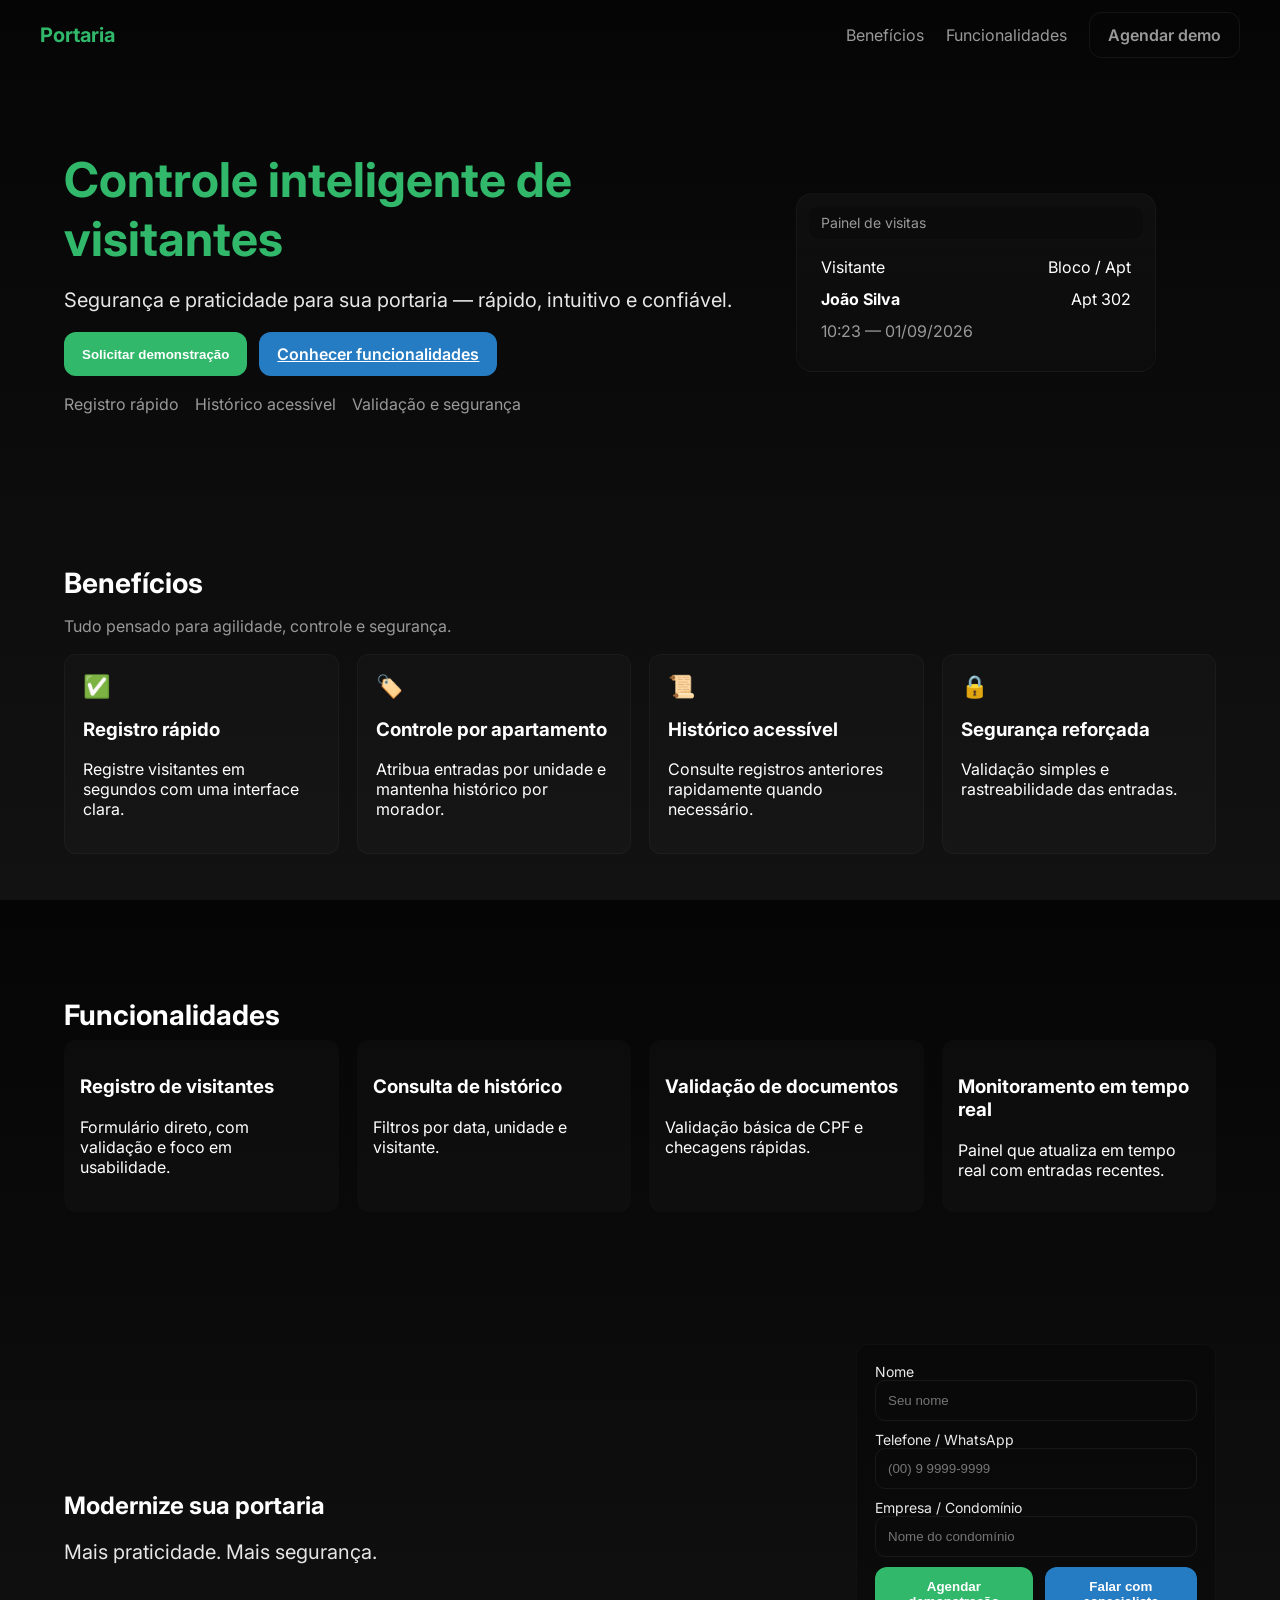
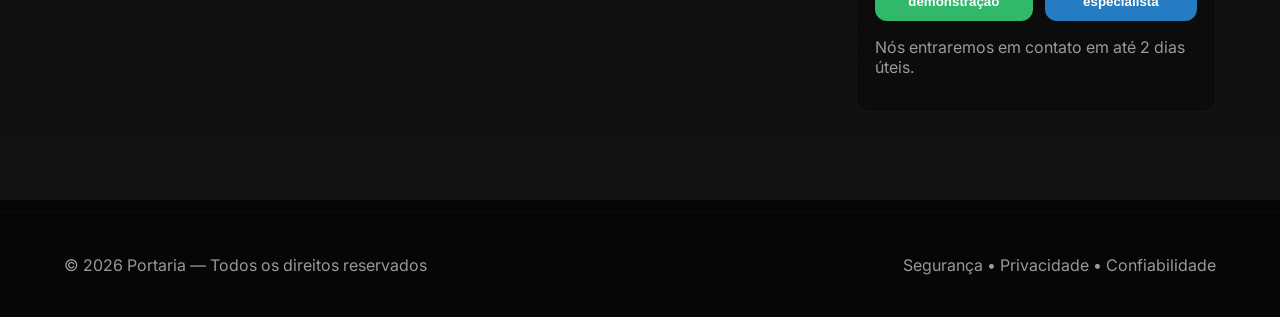
<file: index.html>
<!doctype html>
<html lang="pt-BR">
<head>
  <meta charset="utf-8" />
  <meta name="viewport" content="width=device-width, initial-scale=1" />
  <title>Controle inteligente de visitantes</title>
  <link href="https://fonts.googleapis.com/css2?family=Inter:wght@300;600;700;800&family=Roboto:wght@300;500;700&display=swap" rel="stylesheet">
  <link rel="stylesheet" href="styles.css">
</head>
<body>
  <header class="site-header">
    <div class="container header-inner">
      <div class="brand">Portaria</div>
      <nav class="nav">
        <a href="#benefits">Benefícios</a>
        <a href="#features">Funcionalidades</a>
        <a href="#contact" class="btn btn-ghost">Agendar demo</a>
      </nav>
    </div>
  </header>

  <main>
    <section class="hero">
      <div class="container hero-grid">
        <div class="hero-content">
          <h1>Controle inteligente de visitantes</h1>
          <p class="lead">Segurança e praticidade para sua portaria — rápido, intuitivo e confiável.</p>
          <div class="hero-ctas">
            <button class="btn btn-primary" id="demoBtn">Solicitar demonstração</button>
            <a href="#features" class="btn btn-secondary">Conhecer funcionalidades</a>
          </div>
          <ul class="hero-list">
            <li>Registro rápido</li>
            <li>Histórico acessível</li>
            <li>Validação e segurança</li>
          </ul>
        </div>
        <div class="hero-visual" aria-hidden="true">
          <div class="card-mock">
            <div class="card-header">Painel de visitas</div>
            <div class="card-body">
              <div class="row"><span>Visitante</span><span>Bloco / Apt</span></div>
              <div class="row"><strong>João Silva</strong><span>Apt 302</span></div>
              <div class="row muted">10:23 — 01/09/2026</div>
            </div>
          </div>
        </div>
      </div>
    </section>

    <section id="benefits" class="section dark-section">
      <div class="container">
        <h2 class="section-title">Benefícios</h2>
        <p class="section-sub">Tudo pensado para agilidade, controle e segurança.</p>
        <div class="grid cards">
          <article class="card">
            <div class="icon">✅</div>
            <h3>Registro rápido</h3>
            <p>Registre visitantes em segundos com uma interface clara.</p>
          </article>
          <article class="card">
            <div class="icon">🏷️</div>
            <h3>Controle por apartamento</h3>
            <p>Atribua entradas por unidade e mantenha histórico por morador.</p>
          </article>
          <article class="card">
            <div class="icon">📜</div>
            <h3>Histórico acessível</h3>
            <p>Consulte registros anteriores rapidamente quando necessário.</p>
          </article>
          <article class="card">
            <div class="icon">🔒</div>
            <h3>Segurança reforçada</h3>
            <p>Validação simples e rastreabilidade das entradas.</p>
          </article>
        </div>
      </div>
    </section>

    <section id="features" class="section">
      <div class="container">
        <h2 class="section-title">Funcionalidades</h2>
        <div class="grid features-grid">
          <div class="feature">
            <h3>Registro de visitantes</h3>
            <p>Formulário direto, com validação e foco em usabilidade.</p>
          </div>
          <div class="feature">
            <h3>Consulta de histórico</h3>
            <p>Filtros por data, unidade e visitante.</p>
          </div>
          <div class="feature">
            <h3>Validação de documentos</h3>
            <p>Validação básica de CPF e checagens rápidas.</p>
          </div>
          <div class="feature">
            <h3>Monitoramento em tempo real</h3>
            <p>Painel que atualiza em tempo real com entradas recentes.</p>
          </div>
        </div>
      </div>
    </section>

    <section id="contact" class="section cta-section dark-section">
      <div class="container cta-grid">
        <div>
          <h2>Modernize sua portaria</h2>
          <p class="lead">Mais praticidade. Mais segurança.</p>
        </div>
        <form id="demoForm" class="demo-form" aria-label="Formulário de agendamento">
          <label>
            Nome
            <input type="text" name="name" required placeholder="Seu nome">
          </label>
          <label>
            Telefone / WhatsApp
            <input type="tel" name="tel" required placeholder="(00) 9 9999-9999">
          </label>
          <label>
            Empresa / Condomínio
            <input type="text" name="company" placeholder="Nome do condomínio">
          </label>
          <div class="form-actions">
            <button type="submit" class="btn btn-primary">Agendar demonstração</button>
            <button type="button" class="btn btn-secondary" id="contactSales">Falar com especialista</button>
          </div>
          <p class="muted">Nós entraremos em contato em até 2 dias úteis.</p>
        </form>
      </div>
    </section>
  </main>

  <footer class="site-footer">
    <div class="container footer-inner">
      <div>© 2026 Portaria — Todos os direitos reservados</div>
      <div class="muted">Segurança • Privacidade • Confiabilidade</div>
    </div>
  </footer>

  <script src="script.js"></script>
</body>
</html>
</file>
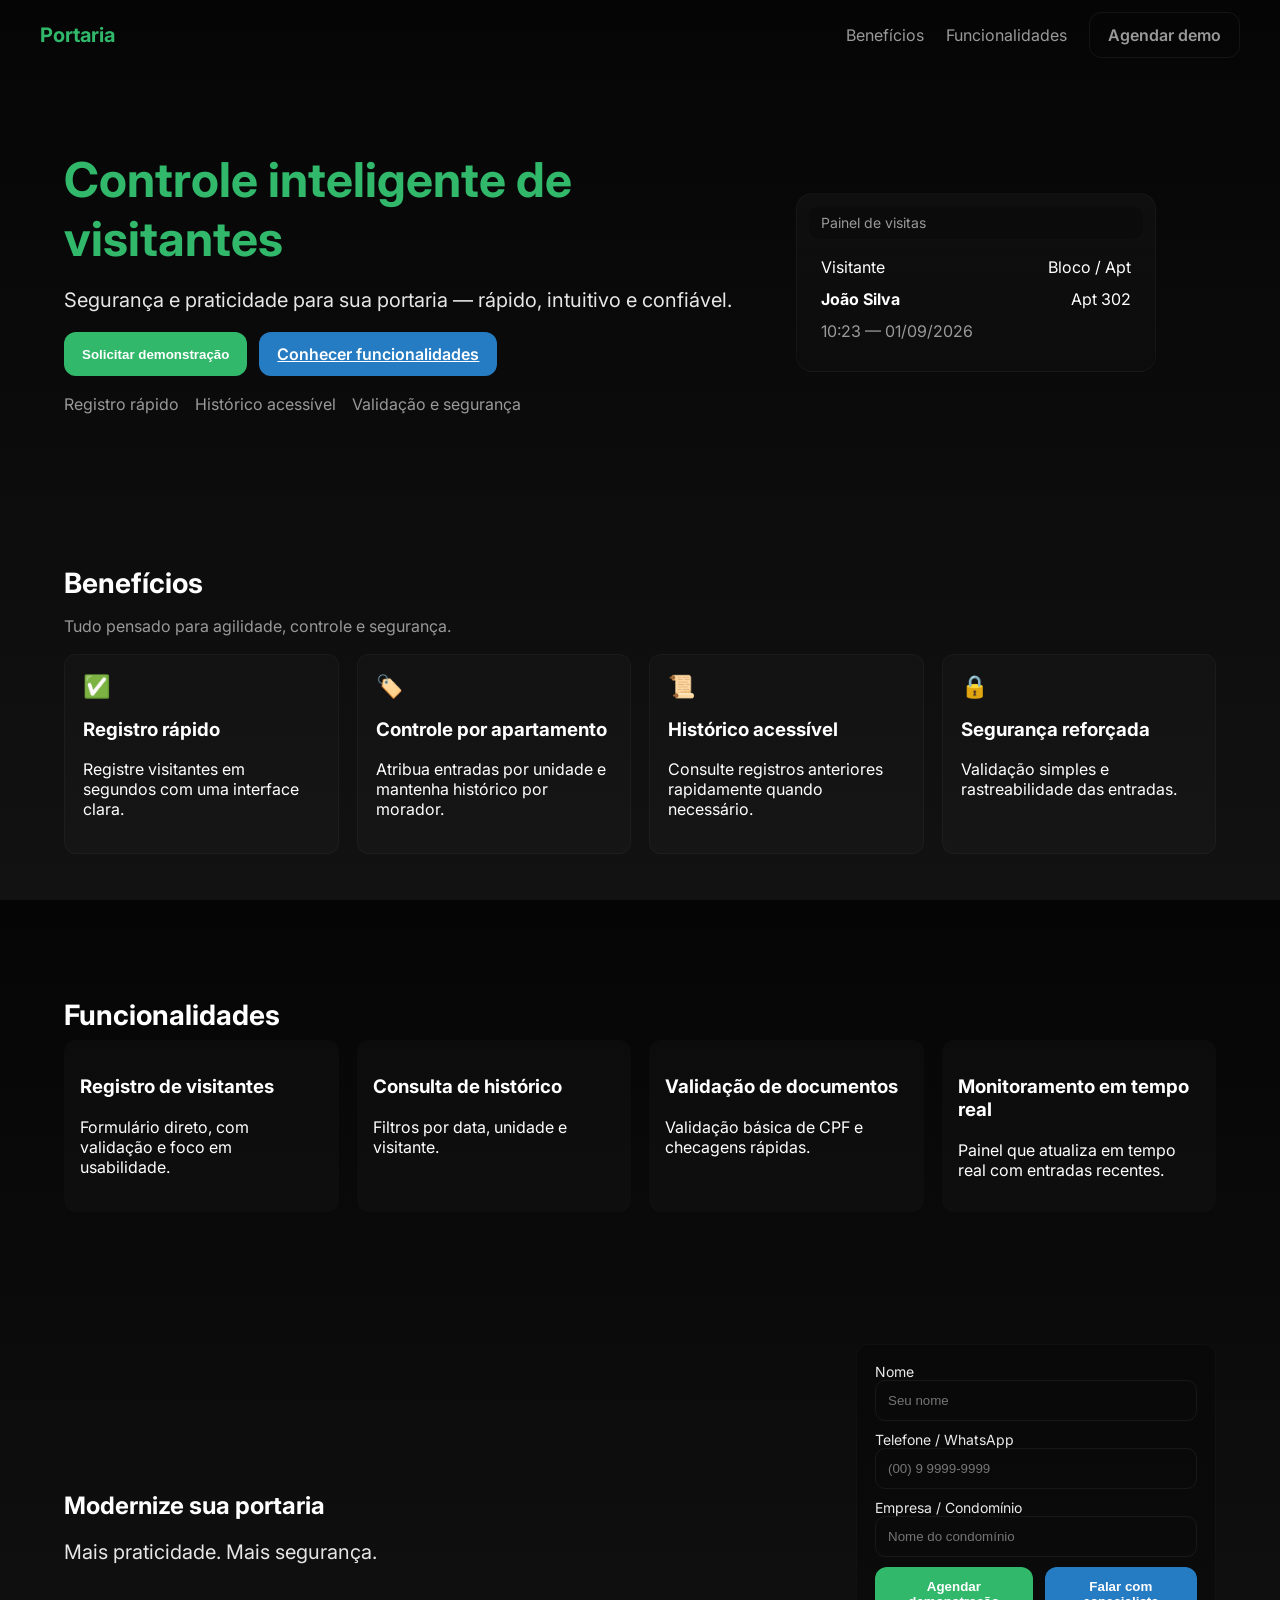
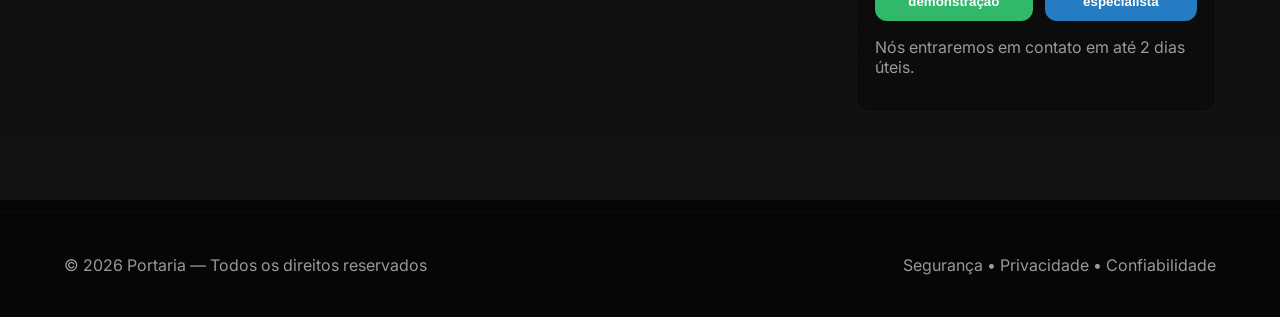
<file: Frontend/index.html>
<!doctype html>
<html lang="pt-BR">
<head>
  <meta charset="utf-8" />
  <meta name="viewport" content="width=device-width, initial-scale=1" />
  <meta name="description" content="Sistema de controle inteligente de visitantes para condomínios. Registro rápido, histórico acessível, validação de documentos e monitoramento em tempo real." />
  <meta name="keywords" content="portaria, controle de visitantes, segurança, condomínio, registro de acessos" />
  <meta name="author" content="Portaria Inteligente" />
  <meta name="robots" content="index, follow, max-snippet:-1, max-image-preview:large, max-video-preview:-1" />
  <meta name="theme-color" content="#1a1a1a" />
  <link rel="canonical" href="https://grasiele1919-droid.github.io/pages/" />
  
  <!-- Open Graph (redes sociais e bots) -->
  <meta property="og:type" content="website" />
  <meta property="og:title" content="Portaria - Controle Inteligente de Visitantes" />
  <meta property="og:description" content="Sistema seguro e prático para gestão de visitantes em condomínios. Agilize sua portaria com tecnologia inteligente." />
  <meta property="og:url" content="https://grasiele1919-droid.github.io/pages/" />
  <meta property="og:image" content="https://grasiele1919-droid.github.io/pages/og-image.png" />
  <meta property="og:image:alt" content="Dashboard de Controle de Visitantes Portaria" />
  <meta property="og:locale" content="pt_BR" />
  
  <!-- Twitter Card -->
  <meta name="twitter:card" content="summary_large_image" />
  <meta name="twitter:title" content="Portaria - Controle Inteligente de Visitantes" />
  <meta name="twitter:description" content="Sistema seguro e prático para gestão de visitantes em condomínios." />
  <meta name="twitter:image" content="https://grasiele1919-droid.github.io/pages/og-image.png" />
  
  <title>Portaria - Controle Inteligente de Visitantes</title>
  <link href="https://fonts.googleapis.com/css2?family=Inter:wght@300;600;700;800&family=Roboto:wght@300;500;700&display=swap" rel="stylesheet">
  <link rel="stylesheet" href="styles.css">
  
  <!-- Schema.org Structured Data (JSON-LD) -->
  <script type="application/ld+json">
  {
    "@context": "https://schema.org",
    "@type": "Organization",
    "name": "Portaria",
    "url": "https://grasiele1919-droid.github.io/pages/",
    "logo": "https://grasiele1919-droid.github.io/pages/logo.png",
    "description": "Sistema de controle inteligente de visitantes para condomínios",
    "sameAs": [],
    "contactPoint": {
      "@type": "ContactPoint",
      "contactType": "Sales",
      "availableLanguage": "pt-BR"
    }
  }
  </script>
  
  <script type="application/ld+json">
  {
    "@context": "https://schema.org",
    "@type": "SoftwareApplication",
    "name": "Portaria - Controle de Visitantes",
    "description": "Sistema de controle inteligente de visitantes para condomínios com registro rápido, histórico acessível e validação de segurança",
    "url": "https://grasiele1919-droid.github.io/pages/",
    "applicationCategory": "BusinessApplication",
    "operatingSystem": "Web Browser",
    "inLanguage": "pt-BR",
    "offers": {
      "@type": "Offer",
      "priceCurrency": "BRL",
      "price": "0",
      "description": "Demonstração gratuita disponível"
    }
  }
  </script>
</head>
<body>
  <header class="site-header">
    <div class="container header-inner">
      <div class="brand">Portaria</div>
      <nav class="nav">
        <a href="#benefits">Benefícios</a>
        <a href="#features">Funcionalidades</a>
        <a href="#contact" class="btn btn-ghost">Agendar demo</a>
      </nav>
    </div>
  </header>

  <main>
    <section class="hero">
      <div class="container hero-grid">
        <div class="hero-content">
          <h1>Controle inteligente de visitantes</h1>
          <p class="lead">Segurança e praticidade para sua portaria — rápido, intuitivo e confiável.</p>
          <div class="hero-ctas">
            <button class="btn btn-primary" id="demoBtn">Solicitar demonstração</button>
            <a href="#features" class="btn btn-secondary">Conhecer funcionalidades</a>
          </div>
          <ul class="hero-list">
            <li>Registro rápido</li>
            <li>Histórico acessível</li>
            <li>Validação e segurança</li>
          </ul>
        </div>
        <div class="hero-visual" aria-hidden="true">
          <div class="card-mock">
            <div class="card-header">Painel de visitas</div>
            <div class="card-body">
              <div class="row"><span>Visitante</span><span>Bloco / Apt</span></div>
              <div class="row"><strong>João Silva</strong><span>Apt 302</span></div>
              <div class="row muted">10:23 — 01/09/2026</div>
            </div>
          </div>
        </div>
      </div>
    </section>

    <section id="benefits" class="section dark-section">
      <div class="container">
        <h2 class="section-title">Benefícios</h2>
        <p class="section-sub">Tudo pensado para agilidade, controle e segurança.</p>
        <div class="grid cards">
          <article class="card">
            <div class="icon">✅</div>
            <h3>Registro rápido</h3>
            <p>Registre visitantes em segundos com uma interface clara.</p>
          </article>
          <article class="card">
            <div class="icon">🏷️</div>
            <h3>Controle por apartamento</h3>
            <p>Atribua entradas por unidade e mantenha histórico por morador.</p>
          </article>
          <article class="card">
            <div class="icon">📜</div>
            <h3>Histórico acessível</h3>
            <p>Consulte registros anteriores rapidamente quando necessário.</p>
          </article>
          <article class="card">
            <div class="icon">🔒</div>
            <h3>Segurança reforçada</h3>
            <p>Validação simples e rastreabilidade das entradas.</p>
          </article>
        </div>
      </div>
    </section>

    <section id="features" class="section">
      <div class="container">
        <h2 class="section-title">Funcionalidades</h2>
        <div class="grid features-grid">
          <div class="feature">
            <h3>Registro de visitantes</h3>
            <p>Formulário direto, com validação e foco em usabilidade.</p>
          </div>
          <div class="feature">
            <h3>Consulta de histórico</h3>
            <p>Filtros por data, unidade e visitante.</p>
          </div>
          <div class="feature">
            <h3>Validação de documentos</h3>
            <p>Validação básica de CPF e checagens rápidas.</p>
          </div>
          <div class="feature">
            <h3>Monitoramento em tempo real</h3>
            <p>Painel que atualiza em tempo real com entradas recentes.</p>
          </div>
        </div>
      </div>
    </section>

    <section id="contact" class="section cta-section dark-section">
      <div class="container cta-grid">
        <div>
          <h2>Modernize sua portaria</h2>
          <p class="lead">Mais praticidade. Mais segurança.</p>
        </div>
        <form id="demoForm" class="demo-form" aria-label="Formulário de agendamento">
          <label>
            Nome
            <input type="text" name="name" required placeholder="Seu nome">
          </label>
          <label>
            Telefone / WhatsApp
            <input type="tel" name="tel" required placeholder="(00) 9 9999-9999">
          </label>
          <label>
            Empresa / Condomínio
            <input type="text" name="company" placeholder="Nome do condomínio">
          </label>
          <div class="form-actions">
            <button type="submit" class="btn btn-primary">Agendar demonstração</button>
            <button type="button" class="btn btn-secondary" id="contactSales">Falar com especialista</button>
          </div>
          <p class="muted">Nós entraremos em contato em até 2 dias úteis.</p>
        </form>
      </div>
    </section>
  </main>

  <footer class="site-footer">
    <div class="container footer-inner">
      <div>© 2026 Portaria — Todos os direitos reservados</div>
      <div class="muted">Segurança • Privacidade • Confiabilidade</div>
    </div>
  </footer>

  <script src="script.js"></script>
</body>
</html>
</file>
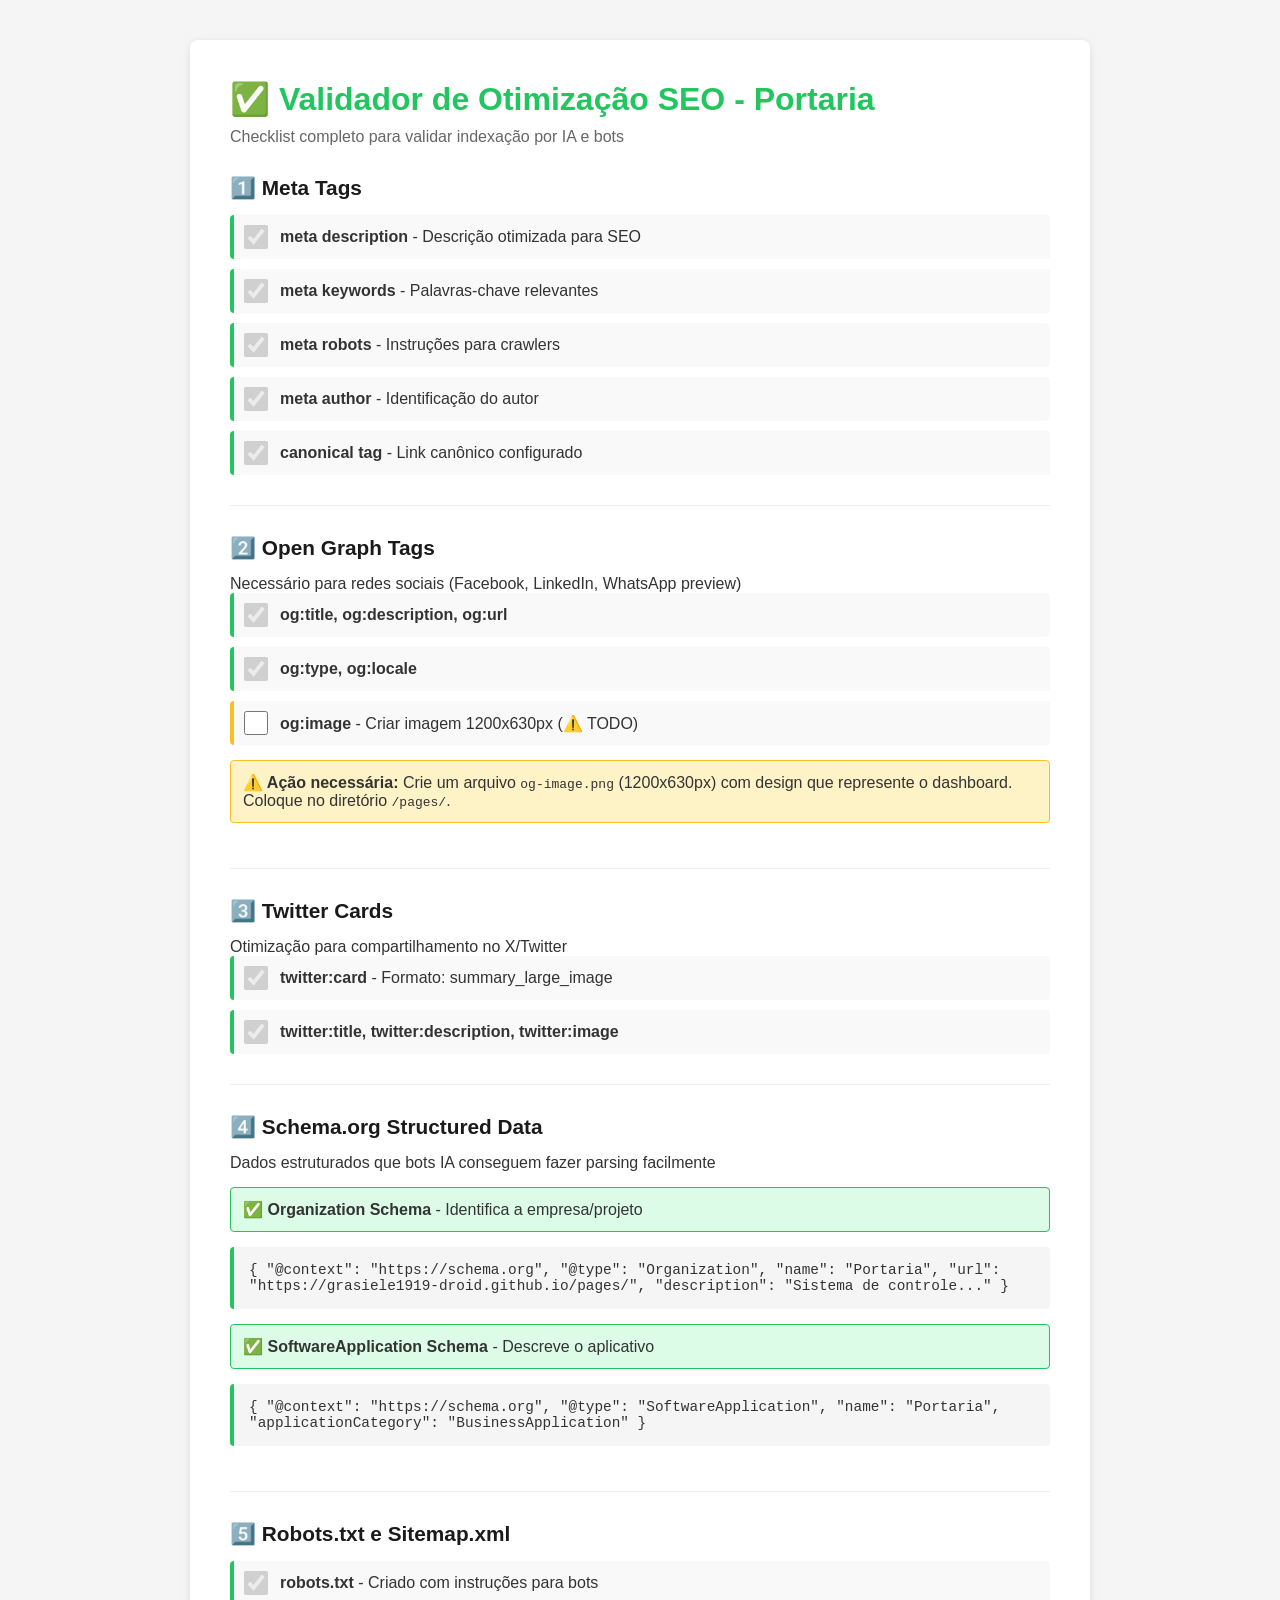
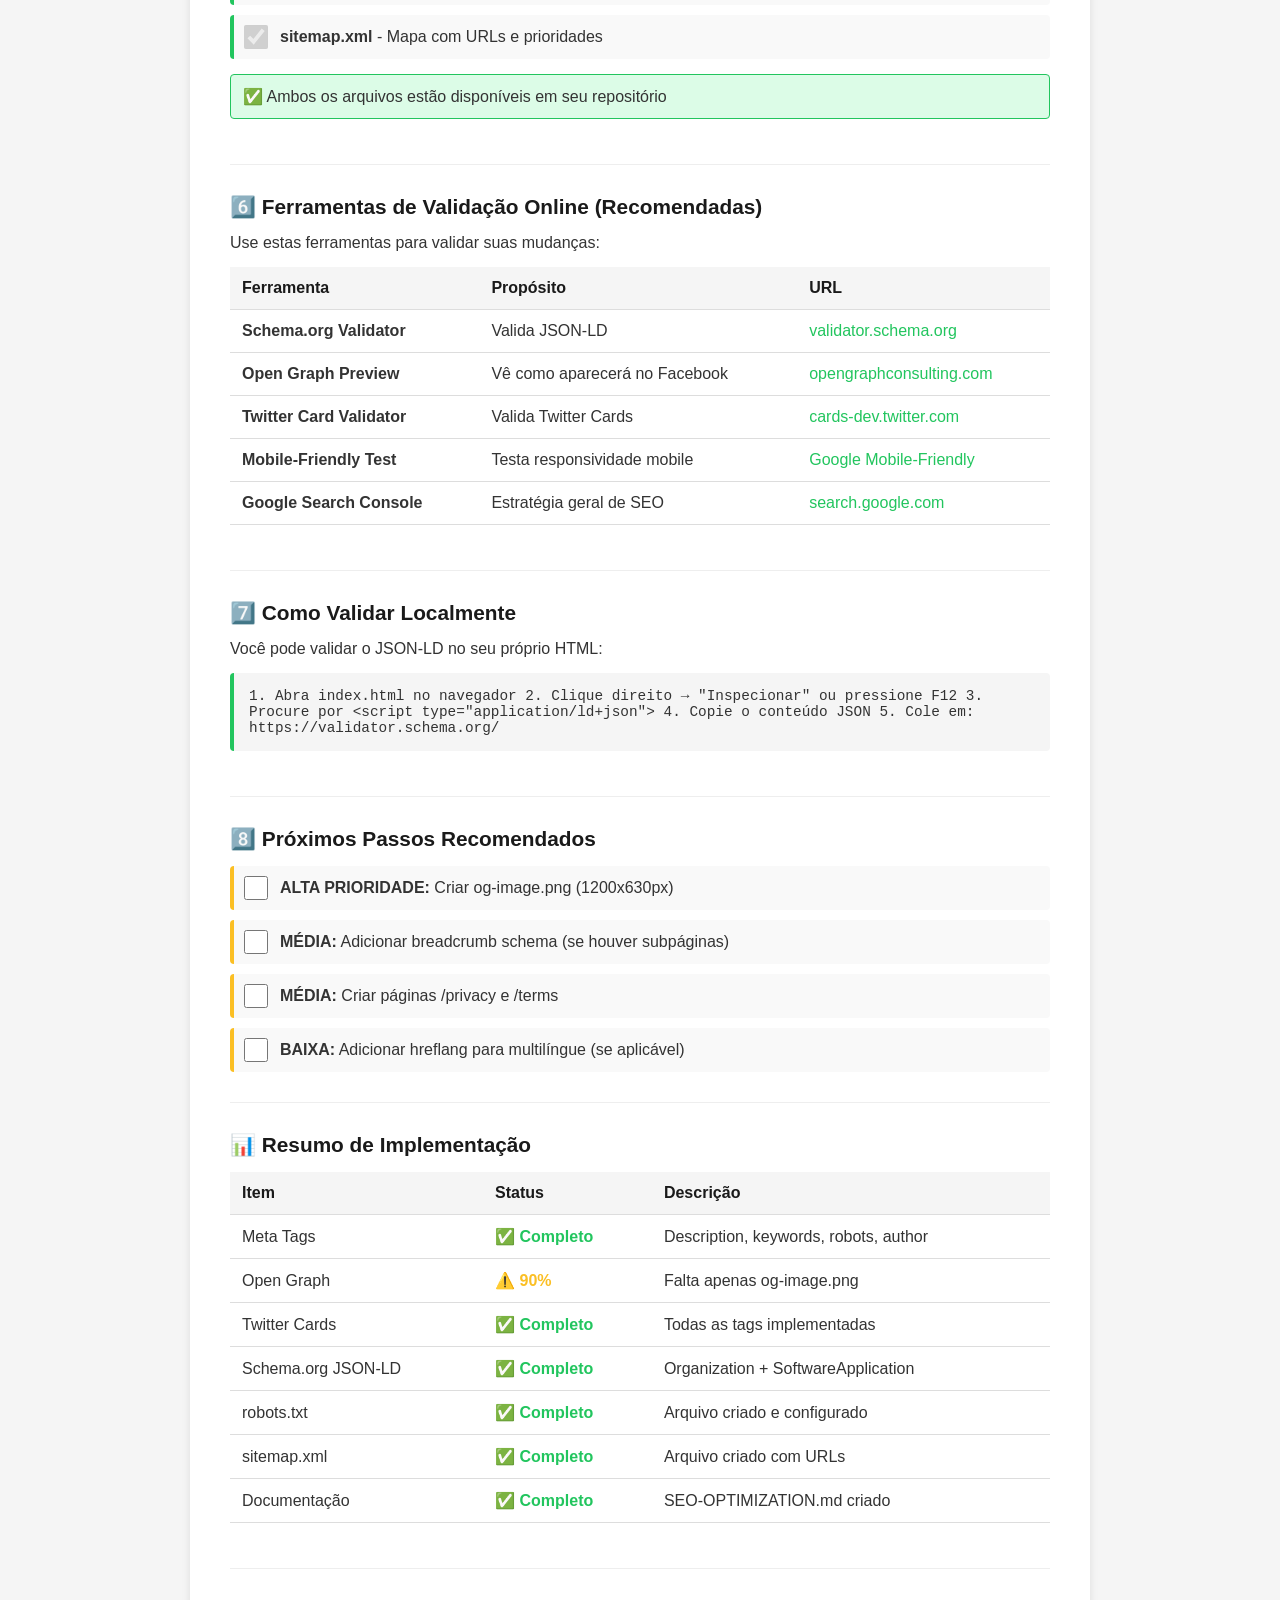
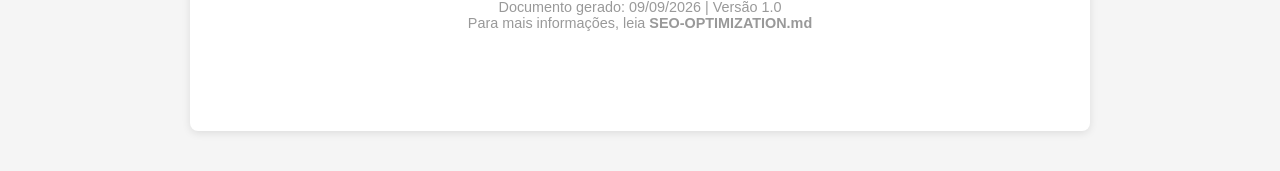
<file: Frontend/VALIDATION-CHECKLIST.html>
<!DOCTYPE html>
<html lang="pt-BR">
<head>
  <meta charset="UTF-8">
  <meta name="viewport" content="width=device-width, initial-scale=1.0">
  <title>Validador de Schema.org - Portaria</title>
  <style>
    * { margin: 0; padding: 0; box-sizing: border-box; }
    body {
      font-family: -apple-system, BlinkMacSystemFont, 'Segoe UI', Roboto, sans-serif;
      background: #f5f5f5;
      padding: 40px 20px;
      color: #333;
    }
    .container {
      max-width: 900px;
      margin: 0 auto;
      background: white;
      border-radius: 8px;
      padding: 40px;
      box-shadow: 0 2px 8px rgba(0,0,0,0.1);
    }
    h1 {
      color: #22c55e;
      margin-bottom: 10px;
    }
    .subtitle {
      color: #666;
      margin-bottom: 30px;
    }
    .section {
      margin-bottom: 30px;
      padding-bottom: 30px;
      border-bottom: 1px solid #eee;
    }
    .section:last-child {
      border-bottom: none;
    }
    h2 {
      color: #1a1a1a;
      margin: 20px 0 15px 0;
      font-size: 1.3em;
    }
    .checklist {
      display: flex;
      flex-direction: column;
      gap: 10px;
    }
    .item {
      display: flex;
      align-items: center;
      padding: 10px;
      background: #f9f9f9;
      border-radius: 4px;
      border-left: 4px solid #22c55e;
    }
    .item.todo {
      border-left-color: #fbbf24;
    }
    .checkbox {
      width: 24px;
      height: 24px;
      margin-right: 12px;
      cursor: pointer;
      accent-color: #22c55e;
    }
    .code {
      background: #f5f5f5;
      padding: 15px;
      border-radius: 4px;
      overflow-x: auto;
      font-family: 'Monaco', 'Courier New', monospace;
      font-size: 0.9em;
      margin: 15px 0;
      border-left: 4px solid #22c55e;
    }
    .link {
      color: #22c55e;
      text-decoration: none;
      font-weight: 500;
    }
    .link:hover {
      text-decoration: underline;
    }
    .warning {
      background: #fef3c7;
      border: 1px solid #fbbf24;
      padding: 12px;
      border-radius: 4px;
      margin: 15px 0;
    }
    .success {
      background: #dcfce7;
      border: 1px solid #22c55e;
      padding: 12px;
      border-radius: 4px;
      margin: 15px 0;
    }
    .table {
      width: 100%;
      border-collapse: collapse;
      margin: 15px 0;
    }
    .table th, .table td {
      padding: 12px;
      text-align: left;
      border-bottom: 1px solid #ddd;
    }
    .table th {
      background: #f5f5f5;
      font-weight: 600;
      color: #1a1a1a;
    }
    .status-ok {
      color: #22c55e;
      font-weight: 600;
    }
    .status-todo {
      color: #fbbf24;
      font-weight: 600;
    }
  </style>
</head>
<body>
  <div class="container">
    <h1>✅ Validador de Otimização SEO - Portaria</h1>
    <p class="subtitle">Checklist completo para validar indexação por IA e bots</p>

    <!-- SEÇÃO 1: META TAGS -->
    <div class="section">
      <h2>1️⃣ Meta Tags</h2>
      <div class="checklist">
        <label class="item">
          <input type="checkbox" class="checkbox" checked disabled>
          <span><strong>meta description</strong> - Descrição otimizada para SEO</span>
        </label>
        <label class="item">
          <input type="checkbox" class="checkbox" checked disabled>
          <span><strong>meta keywords</strong> - Palavras-chave relevantes</span>
        </label>
        <label class="item">
          <input type="checkbox" class="checkbox" checked disabled>
          <span><strong>meta robots</strong> - Instruções para crawlers</span>
        </label>
        <label class="item">
          <input type="checkbox" class="checkbox" checked disabled>
          <span><strong>meta author</strong> - Identificação do autor</span>
        </label>
        <label class="item">
          <input type="checkbox" class="checkbox" checked disabled>
          <span><strong>canonical tag</strong> - Link canônico configurado</span>
        </label>
      </div>
    </div>

    <!-- SEÇÃO 2: OPEN GRAPH -->
    <div class="section">
      <h2>2️⃣ Open Graph Tags</h2>
      <p>Necessário para redes sociais (Facebook, LinkedIn, WhatsApp preview)</p>
      <div class="checklist">
        <label class="item">
          <input type="checkbox" class="checkbox" checked disabled>
          <span><strong>og:title, og:description, og:url</strong></span>
        </label>
        <label class="item">
          <input type="checkbox" class="checkbox" checked disabled>
          <span><strong>og:type, og:locale</strong></span>
        </label>
        <label class="item todo">
          <input type="checkbox" class="checkbox">
          <span><strong>og:image</strong> - Criar imagem 1200x630px (⚠️ TODO)</span>
        </label>
      </div>
      <div class="warning">
        <strong>⚠️ Ação necessária:</strong> Crie um arquivo <code>og-image.png</code> (1200x630px) com design que represente o dashboard. Coloque no diretório <code>/pages/</code>.
      </div>
    </div>

    <!-- SEÇÃO 3: TWITTER CARDS -->
    <div class="section">
      <h2>3️⃣ Twitter Cards</h2>
      <p>Otimização para compartilhamento no X/Twitter</p>
      <div class="checklist">
        <label class="item">
          <input type="checkbox" class="checkbox" checked disabled>
          <span><strong>twitter:card</strong> - Formato: summary_large_image</span>
        </label>
        <label class="item">
          <input type="checkbox" class="checkbox" checked disabled>
          <span><strong>twitter:title, twitter:description, twitter:image</strong></span>
        </label>
      </div>
    </div>

    <!-- SEÇÃO 4: SCHEMA.ORG -->
    <div class="section">
      <h2>4️⃣ Schema.org Structured Data</h2>
      <p>Dados estruturados que bots IA conseguem fazer parsing facilmente</p>
      <div class="success">
        ✅ <strong>Organization Schema</strong> - Identifica a empresa/projeto
      </div>
      <div class="code">
{
  "@context": "https://schema.org",
  "@type": "Organization",
  "name": "Portaria",
  "url": "https://grasiele1919-droid.github.io/pages/",
  "description": "Sistema de controle..."
}
      </div>
      <div class="success">
        ✅ <strong>SoftwareApplication Schema</strong> - Descreve o aplicativo
      </div>
      <div class="code">
{
  "@context": "https://schema.org",
  "@type": "SoftwareApplication",
  "name": "Portaria",
  "applicationCategory": "BusinessApplication"
}
      </div>
    </div>

    <!-- SEÇÃO 5: ROBOTS E SITEMAP -->
    <div class="section">
      <h2>5️⃣ Robots.txt e Sitemap.xml</h2>
      <div class="checklist">
        <label class="item">
          <input type="checkbox" class="checkbox" checked disabled>
          <span><strong>robots.txt</strong> - Criado com instruções para bots</span>
        </label>
        <label class="item">
          <input type="checkbox" class="checkbox" checked disabled>
          <span><strong>sitemap.xml</strong> - Mapa com URLs e prioridades</span>
        </label>
      </div>
      <div class="success">
        ✅ Ambos os arquivos estão disponíveis em seu repositório
      </div>
    </div>

    <!-- SEÇÃO 6: VALIDAÇÃO ONLINE -->
    <div class="section">
      <h2>6️⃣ Ferramentas de Validação Online (Recomendadas)</h2>
      <p>Use estas ferramentas para validar suas mudanças:</p>
      
      <table class="table">
        <thead>
          <tr>
            <th>Ferramenta</th>
            <th>Propósito</th>
            <th>URL</th>
          </tr>
        </thead>
        <tbody>
          <tr>
            <td><strong>Schema.org Validator</strong></td>
            <td>Valida JSON-LD</td>
            <td><a href="https://validator.schema.org/" class="link" target="_blank">validator.schema.org</a></td>
          </tr>
          <tr>
            <td><strong>Open Graph Preview</strong></td>
            <td>Vê como aparecerá no Facebook</td>
            <td><a href="https://www.opengraphconsulting.com/" class="link" target="_blank">opengraphconsulting.com</a></td>
          </tr>
          <tr>
            <td><strong>Twitter Card Validator</strong></td>
            <td>Valida Twitter Cards</td>
            <td><a href="https://cards-dev.twitter.com/validator" class="link" target="_blank">cards-dev.twitter.com</a></td>
          </tr>
          <tr>
            <td><strong>Mobile-Friendly Test</strong></td>
            <td>Testa responsividade mobile</td>
            <td><a href="https://search.google.com/test/mobile-friendly" class="link" target="_blank">Google Mobile-Friendly</a></td>
          </tr>
          <tr>
            <td><strong>Google Search Console</strong></td>
            <td>Estratégia geral de SEO</td>
            <td><a href="https://search.google.com/search-console/" class="link" target="_blank">search.google.com</a></td>
          </tr>
        </tbody>
      </table>
    </div>

    <!-- SEÇÃO 7: COMO USAR -->
    <div class="section">
      <h2>7️⃣ Como Validar Localmente</h2>
      <p>Você pode validar o JSON-LD no seu próprio HTML:</p>
      
      <div class="code">
1. Abra index.html no navegador
2. Clique direito → "Inspecionar" ou pressione F12
3. Procure por &lt;script type="application/ld+json"&gt;
4. Copie o conteúdo JSON
5. Cole em: https://validator.schema.org/
      </div>
    </div>

    <!-- SEÇÃO 8: PRÓXIMOS PASSOS -->
    <div class="section">
      <h2>8️⃣ Próximos Passos Recomendados</h2>
      <div class="checklist">
        <label class="item todo">
          <input type="checkbox" class="checkbox">
          <span><strong>ALTA PRIORIDADE:</strong> Criar og-image.png (1200x630px)</span>
        </label>
        <label class="item todo">
          <input type="checkbox" class="checkbox">
          <span><strong>MÉDIA:</strong> Adicionar breadcrumb schema (se houver subpáginas)</span>
        </label>
        <label class="item todo">
          <input type="checkbox" class="checkbox">
          <span><strong>MÉDIA:</strong> Criar páginas /privacy e /terms</span>
        </label>
        <label class="item todo">
          <input type="checkbox" class="checkbox">
          <span><strong>BAIXA:</strong> Adicionar hreflang para multilíngue (se aplicável)</span>
        </label>
      </div>
    </div>

    <!-- SEÇÃO 9: RESUMO -->
    <div class="section">
      <h2>📊 Resumo de Implementação</h2>
      <table class="table">
        <thead>
          <tr>
            <th>Item</th>
            <th>Status</th>
            <th>Descrição</th>
          </tr>
        </thead>
        <tbody>
          <tr>
            <td>Meta Tags</td>
            <td class="status-ok">✅ Completo</td>
            <td>Description, keywords, robots, author</td>
          </tr>
          <tr>
            <td>Open Graph</td>
            <td class="status-todo">⚠️ 90%</td>
            <td>Falta apenas og-image.png</td>
          </tr>
          <tr>
            <td>Twitter Cards</td>
            <td class="status-ok">✅ Completo</td>
            <td>Todas as tags implementadas</td>
          </tr>
          <tr>
            <td>Schema.org JSON-LD</td>
            <td class="status-ok">✅ Completo</td>
            <td>Organization + SoftwareApplication</td>
          </tr>
          <tr>
            <td>robots.txt</td>
            <td class="status-ok">✅ Completo</td>
            <td>Arquivo criado e configurado</td>
          </tr>
          <tr>
            <td>sitemap.xml</td>
            <td class="status-ok">✅ Completo</td>
            <td>Arquivo criado com URLs</td>
          </tr>
          <tr>
            <td>Documentação</td>
            <td class="status-ok">✅ Completo</td>
            <td>SEO-OPTIMIZATION.md criado</td>
          </tr>
        </tbody>
      </table>
    </div>

    <!-- RODAPÉ -->
    <div class="section" style="text-align: center; border-bottom: none;">
      <p style="color: #999; font-size: 0.9em;">
        Documento gerado: 09/09/2026 | Versão 1.0<br>
        Para mais informações, leia <strong>SEO-OPTIMIZATION.md</strong>
      </p>
    </div>
  </div>
</body>
</html>
</file>
<file: styles.css>
:root{
  --bg:#050505;
  --surface:#121212;
  --muted:#999999;
  --primary:#31b86b;
  --primary-700:#193d29;
  --primary-200:#63e69a;
  --accent:#267cc2;
  --danger:#d94f4f;
  --radius:12px;
  --container:1200px;
}
*{box-sizing:border-box}
html,body{height:100%}
body{
  margin:0;
  font-family:Inter, Roboto, system-ui, -apple-system, 'Segoe UI', Arial;
  background:linear-gradient(180deg,var(--bg),var(--surface));
  color:#fff;
  -webkit-font-smoothing:antialiased;
}
.container{max-width:var(--container);margin:0 auto;padding:24px}
.header-inner{display:flex;align-items:center;justify-content:space-between;padding:12px 0}
.brand{font-weight:700;color:var(--primary);font-size:20px}
.nav a{color:var(--muted);margin-left:18px;text-decoration:none}
.btn{display:inline-flex;align-items:center;gap:10px;border:0;padding:12px 18px;border-radius:12px;cursor:pointer;font-weight:600}
.btn-ghost{background:transparent;border:1px solid rgba(255,255,255,0.06);color:var(--muted)}
.btn-primary{background:var(--primary);color:#fff}
.btn-primary:active{transform:scale(.99)}
.btn-secondary{background:var(--accent);color:#fff}
.hero{padding:56px 0}
.hero-grid{display:grid;grid-template-columns:1fr 420px;gap:32px;align-items:center}
.hero h1{font-size:48px;margin:0 0 12px;color:var(--primary)}
.lead{font-size:20px;color:#e6e6e6}
.hero-ctas{margin:18px 0;display:flex;gap:12px}
.hero-list{list-style:none;padding:0;margin:12px 0 0;display:flex;gap:16px;color:var(--muted)}
.card-mock{background:linear-gradient(180deg,rgba(255,255,255,0.03),rgba(255,255,255,0.01));border-radius:16px;padding:12px;width:360px;border:1px solid rgba(255,255,255,0.03)}
.card-header{background:rgba(0,0,0,0.2);padding:8px 12px;border-radius:10px;color:var(--muted);font-size:14px}
.card-body{padding:12px}
.card-body .row{display:flex;justify-content:space-between;padding:6px 0}
.muted{color:var(--muted)}
.section{padding:48px 0}
.dark-section{background:transparent}
.section-title{font-size:28px;margin:0 0 8px}
.section-sub{color:var(--muted);margin-bottom:18px}
.grid{display:grid;gap:18px}
.cards{grid-template-columns:repeat(auto-fit,minmax(220px,1fr))}
.card{background:rgba(255,255,255,0.02);padding:18px;border-radius:12px;border:1px solid rgba(255,255,255,0.03)}
.card .icon{font-size:22px;margin-bottom:10px}
.features-grid{grid-template-columns:repeat(auto-fit,minmax(240px,1fr))}
.feature{background:rgba(255,255,255,0.02);padding:16px;border-radius:12px}
.cta-section{padding:36px 0}
.cta-grid{display:grid;grid-template-columns:1fr 360px;gap:24px;align-items:center}
.demo-form{background:rgba(0,0,0,0.25);padding:18px;border-radius:12px;border:1px solid rgba(255,255,255,0.03)}
.demo-form label{display:block;margin-bottom:10px;color:#eaeaea;font-size:14px}
.demo-form input{width:100%;padding:12px;border-radius:10px;border:1px solid rgba(255,255,255,0.06);background:transparent;color:#fff}
.demo-form input:focus{outline:none;box-shadow:0 0 0 3px rgba(49,184,107,0.12);border-color:var(--primary)}
.form-actions{display:flex;gap:12px;margin-top:10px}
.site-footer{border-top:1px solid rgba(255,255,255,0.03);padding:18px 0;margin-top:40px}
.footer-inner{display:flex;justify-content:space-between;align-items:center;color:var(--muted)}

@media(max-width:900px){
  .hero-grid{grid-template-columns:1fr}
  .cta-grid{grid-template-columns:1fr}
  .hero h1{font-size:36px}
}
</file>
<file: Frontend/styles.css>
:root{
  --bg:#050505;
  --surface:#121212;
  --muted:#999999;
  --primary:#31b86b;
  --primary-700:#193d29;
  --primary-200:#63e69a;
  --accent:#267cc2;
  --danger:#d94f4f;
  --radius:12px;
  --container:1200px;
}
*{box-sizing:border-box}
html,body{height:100%}
body{
  margin:0;
  font-family:Inter, Roboto, system-ui, -apple-system, 'Segoe UI', Arial;
  background:linear-gradient(180deg,var(--bg),var(--surface));
  color:#fff;
  -webkit-font-smoothing:antialiased;
}
.container{max-width:var(--container);margin:0 auto;padding:24px}
.header-inner{display:flex;align-items:center;justify-content:space-between;padding:12px 0}
.brand{font-weight:700;color:var(--primary);font-size:20px}
.nav a{color:var(--muted);margin-left:18px;text-decoration:none}
.btn{display:inline-flex;align-items:center;gap:10px;border:0;padding:12px 18px;border-radius:12px;cursor:pointer;font-weight:600}
.btn-ghost{background:transparent;border:1px solid rgba(255,255,255,0.06);color:var(--muted)}
.btn-primary{background:var(--primary);color:#fff}
.btn-primary:active{transform:scale(.99)}
.btn-secondary{background:var(--accent);color:#fff}
.hero{padding:56px 0}
.hero-grid{display:grid;grid-template-columns:1fr 420px;gap:32px;align-items:center}
.hero h1{font-size:48px;margin:0 0 12px;color:var(--primary)}
.lead{font-size:20px;color:#e6e6e6}
.hero-ctas{margin:18px 0;display:flex;gap:12px}
.hero-list{list-style:none;padding:0;margin:12px 0 0;display:flex;gap:16px;color:var(--muted)}
.card-mock{background:linear-gradient(180deg,rgba(255,255,255,0.03),rgba(255,255,255,0.01));border-radius:16px;padding:12px;width:360px;border:1px solid rgba(255,255,255,0.03)}
.card-header{background:rgba(0,0,0,0.2);padding:8px 12px;border-radius:10px;color:var(--muted);font-size:14px}
.card-body{padding:12px}
.card-body .row{display:flex;justify-content:space-between;padding:6px 0}
.muted{color:var(--muted)}
.section{padding:48px 0}
.dark-section{background:transparent}
.section-title{font-size:28px;margin:0 0 8px}
.section-sub{color:var(--muted);margin-bottom:18px}
.grid{display:grid;gap:18px}
.cards{grid-template-columns:repeat(auto-fit,minmax(220px,1fr))}
.card{background:rgba(255,255,255,0.02);padding:18px;border-radius:12px;border:1px solid rgba(255,255,255,0.03)}
.card .icon{font-size:22px;margin-bottom:10px}
.features-grid{grid-template-columns:repeat(auto-fit,minmax(240px,1fr))}
.feature{background:rgba(255,255,255,0.02);padding:16px;border-radius:12px}
.cta-section{padding:36px 0}
.cta-grid{display:grid;grid-template-columns:1fr 360px;gap:24px;align-items:center}
.demo-form{background:rgba(0,0,0,0.25);padding:18px;border-radius:12px;border:1px solid rgba(255,255,255,0.03)}
.demo-form label{display:block;margin-bottom:10px;color:#eaeaea;font-size:14px}
.demo-form input{width:100%;padding:12px;border-radius:10px;border:1px solid rgba(255,255,255,0.06);background:transparent;color:#fff}
.demo-form input:focus{outline:none;box-shadow:0 0 0 3px rgba(49,184,107,0.12);border-color:var(--primary)}
.form-actions{display:flex;gap:12px;margin-top:10px}
.site-footer{border-top:1px solid rgba(255,255,255,0.03);padding:18px 0;margin-top:40px}
.footer-inner{display:flex;justify-content:space-between;align-items:center;color:var(--muted)}

@media(max-width:900px){
  .hero-grid{grid-template-columns:1fr}
  .cta-grid{grid-template-columns:1fr}
  .hero h1{font-size:36px}
}
</file>
